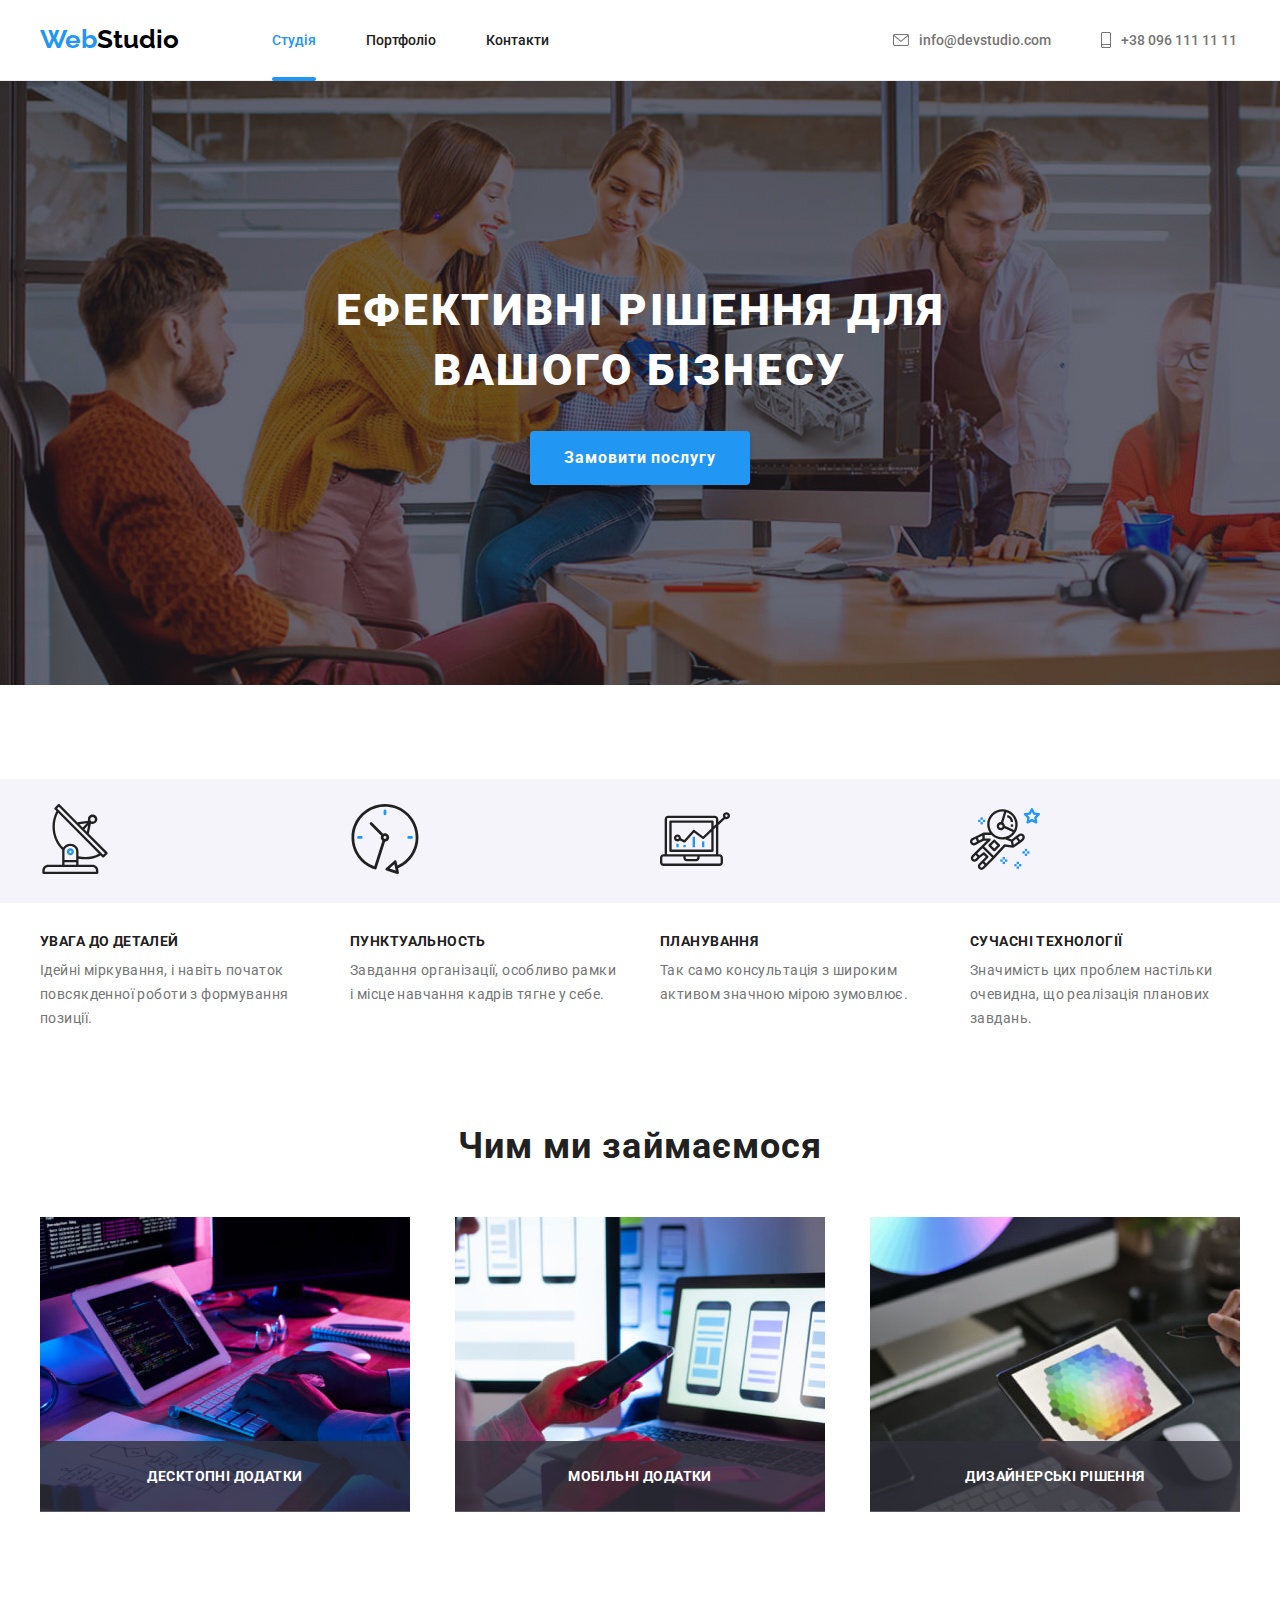
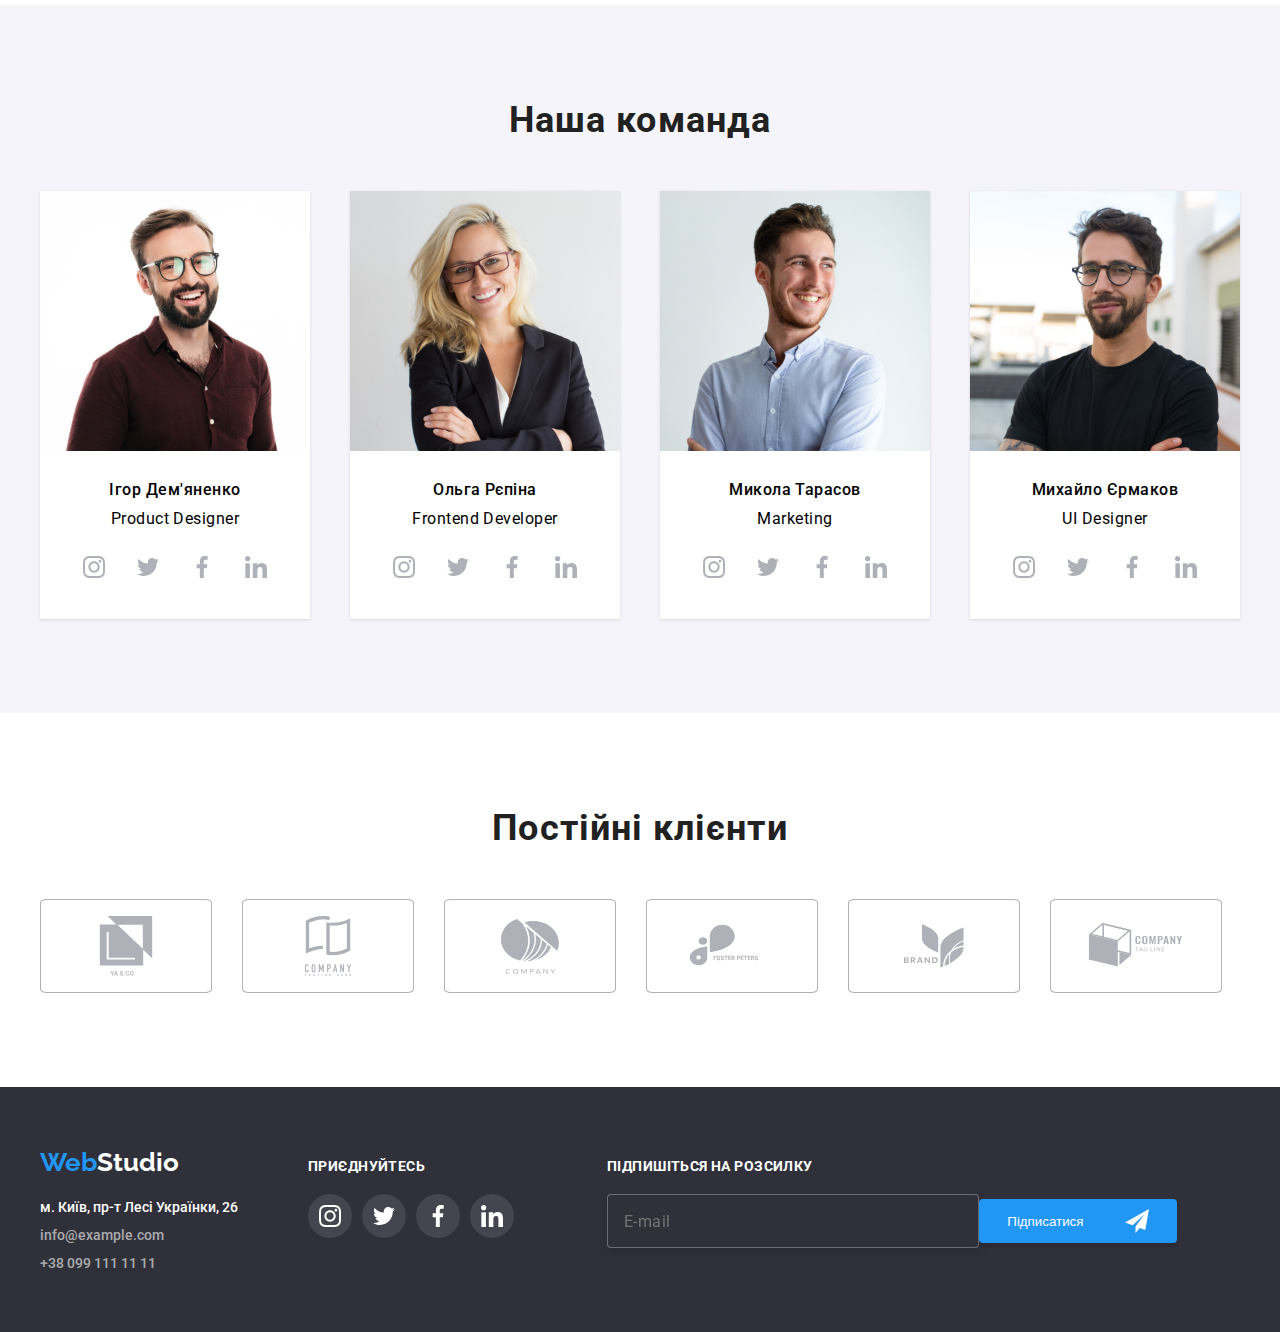
<file: index.html>
<!DOCTYPE html>
<html lang="uk">

<head>
  <meta charset="UTF-8">
  <meta http-equiv="X-UA-Compatible" content="IE=edge">
  <meta name="viewport" content="width=device-width, initial-scale=1.0">
  <link rel="stylesheet" href="https://cdnjs.cloudflare.com/ajax/libs/modern-normalize/1.1.0/modern-normalize.min.css"
    integrity="sha512-wpPYUAdjBVSE4KJnH1VR1HeZfpl1ub8YT/NKx4PuQ5NmX2tKuGu6U/JRp5y+Y8XG2tV+wKQpNHVUX03MfMFn9Q=="
    crossorigin="anonymous" referrerpolicy="no-referrer">
  <link rel="preconnect" href="https://fonts.googleapis.com">
  <link rel="preconnect" href="https://fonts.gstatic.com" crossorigin>
  <link href="https://fonts.googleapis.com/css2?family=Raleway:wght@700&family=Roboto:wght@400;500;700;900&display=swap"
    rel="stylesheet">
  <link rel="stylesheet" href="css/style.css">
  <link rel="stylesheet" href="https://cdnjs.cloudflare.com/ajax/libs/font-awesome/4.7.0/css/font-awesome.min.css">
  <title>Homework6_Webstudio</title>
</head>

<body>
  <header>
    <div class="container header-container">
      <a href="https://google.com" target="_parent" rel="noopener noreferrer nofollow"
        class="link-style-none nav-link"><span class="logo">Web</span><span class="logo-dark">Studio</span></a>
      <div class="header-nav">
        <nav>
          <ul class="list-style-none nav-main">
            <li class="menu-item"><a href="portfolio.html" target="_parent"
                class="link-style-none header-link current">Студія</a></li>
            <li class="menu-item"><a href="portfolio.html" target="_parent" rel="noopener noreferrer nofollow"
                class="link-style-none header-link">Портфоліо</a></li>
            <li class="menu-item"><a href="#" class="link-style-none header-link">Контакти</a></li>
          </ul>
        </nav>
        <ul class="list-style-none nav-main">
          <li class="menu-item phone-link">
            <a href="mailto:info@devstudio.com" class="link-style-none contact-link">
              <svg class="icon-header" width="16" height="12">
                <use href="images/icons.svg#icon-envelope"></use>
              </svg>
              info@devstudio.com</a>
          </li>
          <li class="menu-item phone-link">
            <a href="tel:+380961111111" class="link-style-none contact-link">
              <svg class="icon-header" width="10" height="16">
                <use href="images/icons.svg#icon-smartphone"></use>
              </svg>
              +38 096 111 11 11</a>
          </li>
        </ul>
      </div>
    </div>
  </header>
  <main>
    <section class="hero">
      <div class="container">
        <h1 class="hero-heading">Ефективні рішення для вашого бізнесу</h1>
        <button type="button" class="hero-button" data-modal-open>Замовити послугу</button>
      </div>
    </section>
    <section class="advantages">
      <div class="container">
        <h2 class="visually-hidden">Наші переваги</h2>
        <ul class="list-style-none advantages-list">
          <li class="advantage">
            <div class="icon-container">
              <svg class="advantages-icon">
                <use href="images/icons.svg#icon-antenna"></use>
              </svg>
            </div>
            <h3 class="advantages-heading">Увага до деталей</h3>
            <p class="advantages-description">
              Ідейні міркування, і навіть початок повсякденної роботи з
              формування позиції.
            </p>
          </li>
          <li class="advantage">
            <div class="icon-container">
              <svg class="advantages-icon">
                <use href="images/icons.svg#icon-clock"></use>
              </svg>
            </div>
            <h3 class="advantages-heading">Пунктуальность</h3>
            <p class="advantages-description">
              Завдання організації, особливо рамки і місце навчання кадрів тягне
              у себе.
            </p>
          </li>
          <li class="advantage">
            <div class="icon-container">
              <svg class="advantages-icon">
                <use href="images/icons.svg#icon-diagram"></use>
              </svg>
            </div>
            <h3 class="advantages-heading">Планування</h3>
            <p class="advantages-description">
              Так само консультація з широким активом значною мірою зумовлює.
            </p>
          </li>
          <li class="advantage">
            <div class="icon-container">
              <svg class="advantages-icon">
                <use href="images/icons.svg#icon-astronaut"></use>
              </svg>
            </div>
            <h3 class="advantages-heading">Сучасні технології</h3>
            <p class="advantages-description">
              Значимість цих проблем настільки очевидна, що реалізація планових
              завдань.
            </p>
          </li>
        </ul>
      </div>
    </section>
    <section class="gallery">
      <div class="container">
        <h2 class="section-heading">Чим ми займаємося</h2>
        <ul class="list-style-none gallery-list">
          <li class="project-gallery">
            <img src="images/img-left.jpg" alt="iPad працюэ" width="370">
            <div class="img-container">
              <h3 class="img-heading">Десктопні додатки</h3>
            </div>
          </li>
          <li class="project-gallery">
            <img src="images/img-center.jpg" alt="laptop працюэ" width="370">
            <div class="img-container">
              <h3 class="img-heading">Мобільні додатки</h3>
            </div>
          </li>
          <li class="project-gallery">
            <img src="images/img-right.jpg" alt="iMac працюэ" width="370">
            <div class="img-container">
              <h3 class="img-heading">Дизайнерські рішення</h3>
            </div>
          </li>
        </ul>
      </div>
    </section>
    <section class="team-section">
      <div class="container">
        <h2 class="section-heading">Наша команда</h2>
        <ul class="list-style-none team">
          <li class="team-member">
            <img src="images/product-designer.jpg" alt="Ігор Дем'яненко фото" width="270">
            <h3 class="team-name">Ігор Дем'яненко</h3>
            <p lang="en" class="team-name team-job">Product Designer</p>
            <ul class="list-style-none social-links">
              <li class="social-media-icon">
                <a href="" class="link-style-none sm-link">
                  <svg class="sm-icon">
                    <use href="images/icons.svg#icon-instagram"></use>
                  </svg>
                </a>
              </li>
              <li class="social-media-icon">
                <a href="" class="link-style-none sm-link">
                  <svg class="sm-icon">
                    <use href="images/icons.svg#icon-twitter"></use>
                  </svg>
                </a>
              </li>
              <li class="social-media-icon">
                <a href="" class="link-style-none sm-link">
                  <svg class="sm-icon">
                    <use href="images/icons.svg#icon-facebook"></use>
                  </svg>
                </a>
              </li>
              <li class="social-media-icon">
                <a href="" class="link-style-none sm-link">
                  <svg class="sm-icon">
                    <use href="images/icons.svg#icon-linkedin"></use>
                  </svg>
                </a>
              </li>
            </ul>
          </li>
          <li class="team-member">
            <img src="images/frontend-developer.jpg" alt="Ольга Рєпіна фото" width="270">
            <h3 class="team-name">Ольга Рєпіна</h3>
            <p lang="en" class="team-name team-job">Frontend Developer</p>
            <ul class="list-style-none social-links">
              <li class="social-media-icon">
                <a href="" class="link-style-none sm-link">
                  <svg class="sm-icon">
                    <use href="images/icons.svg#icon-instagram"></use>
                  </svg>
                </a>
              </li>
              <li class="social-media-icon">
                <a href="" class="link-style-none sm-link">
                  <svg class="sm-icon">
                    <use href="images/icons.svg#icon-twitter"></use>
                  </svg>
                </a>
              </li>
              <li class="social-media-icon">
                <a href="" class="link-style-none sm-link">
                  <svg class="sm-icon">
                    <use href="images/icons.svg#icon-facebook"></use>
                  </svg>
                </a>
              </li>
              <li class="social-media-icon">
                <a href="" class="link-style-none sm-link">
                  <svg class="sm-icon">
                    <use href="images/icons.svg#icon-linkedin"></use>
                  </svg>
                </a>
              </li>
            </ul>
          </li>
          <li class="team-member">
            <img src="images/marketing.jpg" alt="Микола Тарасов фото" width="270">
            <h3 class="team-name">Микола Тарасов</h3>
            <p lang="en" class="team-name team-job">Marketing</p>
            <ul class="list-style-none social-links">
              <li class="social-media-icon">
                <a href="" class="link-style-none sm-link">
                  <svg class="sm-icon">
                    <use href="images/icons.svg#icon-instagram"></use>
                  </svg>
                </a>
              </li>
              <li class="social-media-icon">
                <a href="" class="link-style-none sm-link">
                  <svg class="sm-icon">
                    <use href="images/icons.svg#icon-twitter"></use>
                  </svg>
                </a>
              </li>
              <li class="social-media-icon">
                <a href="" class="link-style-none sm-link">
                  <svg class="sm-icon">
                    <use href="images/icons.svg#icon-facebook"></use>
                  </svg>
                </a>
              </li>
              <li class="social-media-icon">
                <a href="" class="link-style-none sm-link">
                  <svg class="sm-icon">
                    <use href="images/icons.svg#icon-linkedin"></use>
                  </svg>
                </a>
              </li>
            </ul>
          </li>
          <li class="team-member">
            <img src="images/ui-designer.jpg" alt="Михайло Єрмаков фото" width="270">
            <h3 class="team-name">Михайло Єрмаков</h3>
            <p lang="en" class="team-name team-job">UI Designer</p>
            <ul class="list-style-none social-links">
              <li class="social-media-icon">
                <a href="" class="link-style-none sm-link">
                  <svg class="sm-icon">
                    <use href="images/icons.svg#icon-instagram"></use>
                  </svg>
                </a>
              </li>
              <li class="social-media-icon">
                <a href="" class="link-style-none sm-link">
                  <svg class="sm-icon">
                    <use href="images/icons.svg#icon-twitter"></use>
                  </svg>
                </a>
              </li>
              <li class="social-media-icon">
                <a href="" class="link-style-none sm-link">
                  <svg class="sm-icon">
                    <use href="images/icons.svg#icon-facebook"></use>
                  </svg>
                </a>
              </li>
              <li class="social-media-icon">
                <a href="" class="link-style-none sm-link">
                  <svg class="sm-icon">
                    <use href="images/icons.svg#icon-linkedin"></use>
                  </svg>
                </a>
              </li>
            </ul>
          </li>
        </ul>
      </div>
    </section>
    <section class="clients-section">
      <div class="container">
        <h2 class="section-heading">Постійні клієнти</h2>
        <ul class="list-style-none clients-list">
          <li class="clients">
            <a href="" class="client-link">
              <svg class="client">
                <use href="images/icons.svg#icon-client_1"></use>
              </svg>
            </a>
          </li>
          <li class="clients">
            <a href="" class="client-link">
              <svg class="client">
                <use href="images/icons.svg#icon-client_2"></use>
              </svg>
            </a>
          </li>
          <li class="clients">
            <a href="" class="client-link">
              <svg class="client">
                <use href="images/icons.svg#icon-client_3"></use>
              </svg>
            </a>
          </li>
          <li class="clients">
            <a href="" class="client-link">
              <svg class="client">
                <use href="images/icons.svg#icon-client_4"></use>
              </svg>
            </a>
          </li>
          <li class="clients">
            <a href="" class="client-link">
              <svg class="client">
                <use href="images/icons.svg#icon-client_5"></use>
              </svg>
            </a>
          </li>
          <li class="clients">
            <a href="" class="client-link">
              <svg class="client">
                <use href="images/icons.svg#icon-client_6"></use>
              </svg>
            </a>
          </li>
        </ul>
      </div>
    </section>
  </main>
  <footer>
    <div class="container footer-container">
      <div>
        <a href="#" class="link-style-none"><span class="logo">Web</span><span class="logo-light">Studio</span></a>
        <address class="footer-address">
          <ul class="list-style-none site-footer">
            <li class="footer-link"><a href="https://goo.gl/maps/CPtrU1FHBa2aNyZL9" target="_blank"
                rel="noopener noreferrer nofollow" class="link-style-none map">м. Київ, пр-т Лесі Українки, 26</a></li>
            <li class="footer-link"><a href="mailto:info@example.com"
                class="link-style-none contacts">info@example.com</a></li>
            <li class="footer-link"><a href="tel:+380991111111" class="link-style-none contacts">+38 099 111 11 11</a>
            </li>
          </ul>
        </address>
      </div>
      <div class="footer-section">
        <p class="sm-footer">приєднуйтесь</p>
        <ul class="list-style-none social-links-footer">
          <li class="social-media-icon">
            <a href="" class="link-style-none sm-link-footer">
              <svg class="sm-icon-footer">
                <use href="images/icons.svg#icon-instagram"></use>
              </svg>
            </a>
          </li>
          <li class="social-media-icon">
            <a href="" class="link-style-none sm-link-footer">
              <svg class="sm-icon-footer">
                <use href="images/icons.svg#icon-twitter"></use>
              </svg>
            </a>
          </li>
          <li class="social-media-icon">
            <a href="" class="link-style-none sm-link-footer">
              <svg class="sm-icon-footer">
                <use href="images/icons.svg#icon-facebook"></use>
              </svg>
            </a>
          </li>
          <li class="social-media-icon">
            <a href="№" class="link-style-none sm-link-footer">
              <svg class="sm-icon-footer">
                <use href="images/icons.svg#icon-linkedin"></use>
              </svg>
            </a>
          </li>
        </ul>
      </div>
      <form method="post" class="join-telegram">
        <p class="newsletter-heading">Підпишіться на розсилку</p>
        <label for="newsletter"></label>
        <div class="newsletter-wrapper">
          <input class="newsletter-input" id="newsletter" name="newsletter-form" type="email" placeholder="E-mail">
          <button type="submit" class="newsletter-btn">
            <span class="btn-text">Підписатися</span>
            <svg width="24" height="24" class="telegram-icon">
              <use href="images/icons.svg#icon-telegram"></use>
            </svg>
          </button>
      </form>
    </div>
    </div>
  </footer>
  <div class="backdrop is-hidden" data-modal>
    <div class="modal">
      <button class="modal-btn" type="button" data-modal-close>
        <svg width="11" height="11">
          <use href="images/icons.svg#icon-close-btn"></use>
        </svg>
      </button>
      <p class="heading-modal">Залиште свої дані, ми вам передзвонимо</p>
      <form method="post">
        <ul>
          <li class="input-list list-style-none">
            <label for="name" class="modal-label">Ім'я</label>
            <div class="input-wrapper">
              <input type="text" id="name" name="user_name" class="input-data" required autofocus>
              <svg class="icon-img" width="18" height="18">
                <use href="images/icons.svg#icon-name"></use>
              </svg>
            </div>
          </li>
          <li class="input-list list-style-none">
            <label for="phone" class="modal-label">Телефон</label>
            <div class="input-wrapper">
              <input type="tel" id="phone" name="user_phone" class="input-data" required>
              <svg class="icon-img" width="18" height="18">
                <use href="images/icons.svg#icon-phone"></use>
              </svg>
            </div>
          </li>
          <li class="input-list list-style-none">
            <label for="mail" class="modal-label">Пошта</label>
            <div class="input-wrapper">
              <input type="email" id="mail" name="user_email" class="input-data" required>
              <svg class="icon-img" width="18" height="18">
                <use href="images/icons.svg#icon-email"></use>
              </svg>
            </div>
          </li>
          <li class="input-list list-style-none">
            <label for="msg" class="modal-label">Коментар</label>
            <textarea id="msg" name="user_message" class="input-data comment" placeholder="Введіть текст"></textarea>
          </li>
        </ul>
        <div class="checkbox">
          <input type="checkbox" name="term-checkbox" class="terms-checked" required>
          <p class="terms">Погоджуюся з розсилкою та приймаю <a href="" class="link-style-none terms-link">Умови
              договору</a></p>
        </div>
        <button type="submit" class="send-form-btn">Відправити</button>
      </form>
    </div>
  </div>
  <script src="js/modal.js"></script>
</body>

</html>
</file>
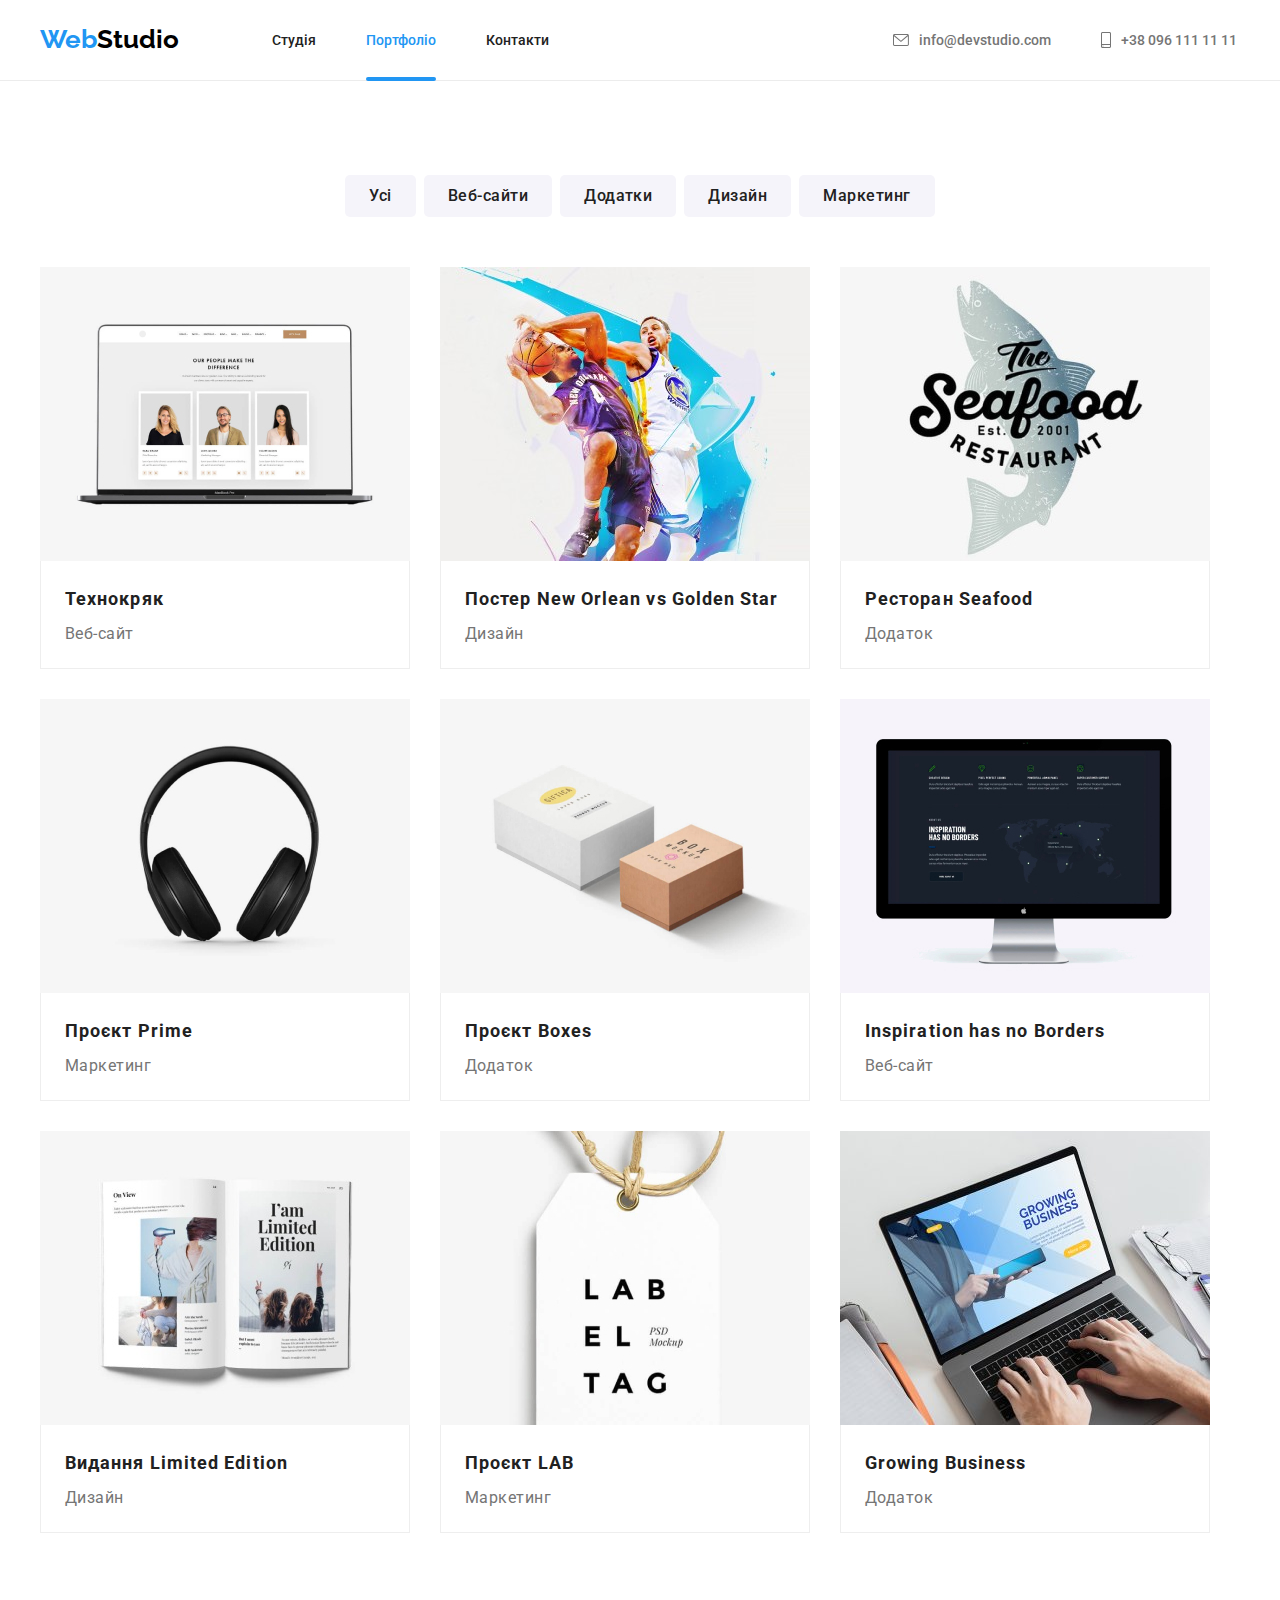
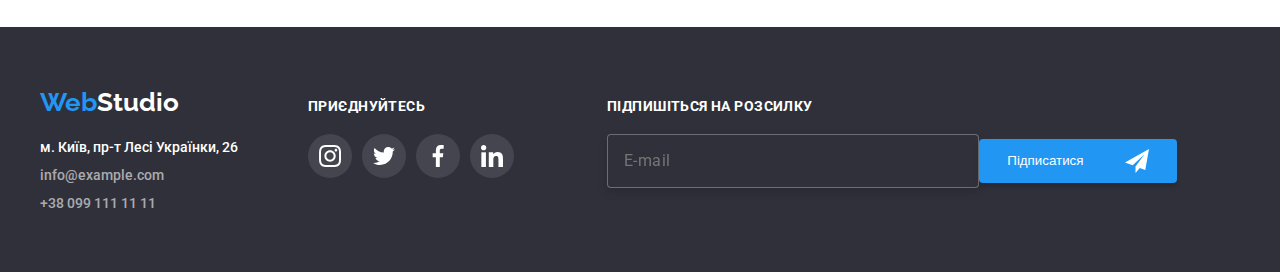
<file: portfolio.html>
<!DOCTYPE html>
<html lang="uk">

<head>
  <meta charset="UTF-8">
  <meta http-equiv="X-UA-Compatible" content="IE=edge">
  <meta name="viewport" content="width=device-width, initial-scale=1.0">
  <link rel="stylesheet" href="https://cdnjs.cloudflare.com/ajax/libs/modern-normalize/1.1.0/modern-normalize.min.css"
    integrity="sha512-wpPYUAdjBVSE4KJnH1VR1HeZfpl1ub8YT/NKx4PuQ5NmX2tKuGu6U/JRp5y+Y8XG2tV+wKQpNHVUX03MfMFn9Q=="
    crossorigin="anonymous" referrerpolicy="no-referrer">
  <link rel="preconnect" href="https://fonts.googleapis.com">
  <link rel="preconnect" href="https://fonts.gstatic.com" crossorigin>
  <link href="https://fonts.googleapis.com/css2?family=Raleway:wght@700&family=Roboto:wght@400;500;700;900&display=swap"
    rel="stylesheet">
  <link rel="stylesheet" href="css/style.css">
  <title>Portfolio</title>
</head>

<body>
  <header>
    <div class="container header-container">
      <a href="index.html" target="_parent" rel="noopener noreferrer nofollow" class="link-style-none nav-link"><span
          class="logo">Web</span><span class="logo-dark">Studio</span></a>
      <div class="header-nav">
        <nav>
          <ul class="list-style-none nav-main">
            <li class="menu-item"><a href="index.html" target="_parent" class="link-style-none header-link">Студія</a>
            </li>
            <li class="menu-item"><a href="portfolio.html" target="_parent" rel="noopener noreferrer nofollow"
                class="link-style-none header-link current">Портфоліо</a></li>
            <li class="menu-item"><a href="#" class="link-style-none header-link">Контакти</a></li>
          </ul>
        </nav>
        <ul class="list-style-none nav-main">
          <li class="menu-item phone-link">
            <a href="mailto:info@devstudio.com" class="link-style-none contact-link">
              <svg class="icon-header" width="16" height="12">
                <use href="images/icons.svg#icon-envelope"></use>
              </svg>
              info@devstudio.com</a>
          </li>
          <li class="menu-item phone-link">
            <a href="tel:+380961111111" class="link-style-none contact-link">
              <svg class="icon-header" width="10" height="16">
                <use href="images/icons.svg#icon-smartphone"></use>
              </svg>
              +38 096 111 11 11</a>
          </li>
        </ul>
      </div>
    </div>
  </header>
  <main>
    <section class="portfolio">
      <div class="container">
        <h1 class="visually-hidden">Portfolio</h1>
        <ul class="gallery-nav list-style-none">
          <li class="filter"><button type="button" class="filter-button">Усі</button></li>
          <li class="filter"><button type="button" class="filter-button">Веб-сайти</button></li>
          <li class="filter"><button type="button" class="filter-button">Додатки</button></li>
          <li class="filter"><button type="button" class="filter-button">Дизайн</button></li>
          <li class="filter"><button type="button" class="filter-button">Маркетинг</button></li>
        </ul>
        <ul class="portfolio-nav list-style-none">
          <li class="gallery-images">
            <a href="#" class="link-style-none img-link">
              <div class="card-container">
                <img src="images/portfolio-1.jpg" alt="веб-сайт Технокряк" width="370">
                <div class="overlay">Ресурс пропонує комплексні пропозиції з різним рівнем функціоналу та сервісів. Все
                  це дозволить відвідувачу отримати вичерпні відомості про компанію чи приватну особу.</div>
              </div>
              <div class="gallery-border">
                <h2 class="gallery-heading">Технокряк</h2>
                <p class="gallery-item-name">Веб-сайт</p>
              </div>
            </a>
          </li>
          <li class="gallery-images">
            <a href="#" class="link-style-none img-link">
              <div class="card-container">
                <img src="images/portfolio-2.jpg" alt="Постер New Orlean vs Golden Star" width="370">
                <div class="overlay">Ресурс пропонує комплексні пропозиції з різним рівнем функціоналу та сервісів. Все
                  це дозволить відвідувачу отримати вичерпні відомості про компанію чи приватну особу.</div>
              </div>
              <div class="gallery-border">
                <h2 class="gallery-heading">Постер New Orlean vs Golden Star</h2>
                <p class="gallery-item-name">Дизайн</p>
              </div>
            </a>
          </li>
          <li class="gallery-images">
            <a href="#" class="link-style-none img-link">
              <div class="card-container">
                <img src="images/portfolio-3.jpg" alt="Ресторан Seafood" width="370">
                <div class="overlay">Ресурс пропонує комплексні пропозиції з різним рівнем функціоналу та сервісів. Все
                  це дозволить відвідувачу отримати вичерпні відомості про компанію чи приватну особу.</div>
              </div>
              <div class="gallery-border">
                <h2 class="gallery-heading">Ресторан Seafood</h2>
                <p class="gallery-item-name">Додаток</p>
              </div>
            </a>
          </li>
          <li class="gallery-images">
            <a href="#" class="link-style-none img-link">
              <div class="card-container">
                <img src="images/portfolio-4.jpg" alt="Проєкт Prime" width="370">
                <div class="overlay">Ресурс пропонує комплексні пропозиції з різним рівнем функціоналу та сервісів. Все
                  це дозволить відвідувачу отримати вичерпні відомості про компанію чи приватну особу.</div>
              </div>
              <div class="gallery-border">
                <h2 class="gallery-heading">Проєкт Prime</h2>
                <p class="gallery-item-name">Маркетинг</p>
              </div>
            </a>
          </li>
          <li class="gallery-images">
            <a href="#" class="link-style-none img-link">
              <div class="card-container">
                <img src="images/portfolio-5.jpg" alt="Проєкт Boxes" width="370">
                <div class="overlay">Ресурс пропонує комплексні пропозиції з різним рівнем функціоналу та сервісів. Все
                  це дозволить відвідувачу отримати вичерпні відомості про компанію чи приватну особу.</div>
              </div>
              <div class="gallery-border">
                <h2 class="gallery-heading">Проєкт Boxes</h2>
                <p class="gallery-item-name">Додаток</p>
              </div>
            </a>
          </li>
          <li class="gallery-images">
            <a href="#" class="link-style-none img-link">
              <div class="card-container">
                <img src="images/portfolio-6.jpg" alt="веб-сайт Inspiration has no Borders" width="370">
                <div class="overlay">Ресурс пропонує комплексні пропозиції з різним рівнем функціоналу та сервісів. Все
                  це дозволить відвідувачу отримати вичерпні відомості про компанію чи приватну особу.</div>
              </div>
              <div class="gallery-border">
                <h2 class="gallery-heading">Inspiration has no Borders</h2>
                <p class="gallery-item-name">Веб-сайт</p>
              </div>
            </a>
          </li>
          <li class="gallery-images">
            <a href="#" class="link-style-none img-link">
              <div class="card-container">
                <img src="images/portfolio-7.jpg" alt="Видання Limited Edition" width="370">
                <div class="overlay">Ресурс пропонує комплексні пропозиції з різним рівнем функціоналу та сервісів. Все
                  це дозволить відвідувачу отримати вичерпні відомості про компанію чи приватну особу.</div>
              </div>
              <div class="gallery-border">
                <h2 class="gallery-heading">Видання Limited Edition</h2>
                <p class="gallery-item-name">Дизайн</p>
              </div>
            </a>
          </li>
          <li class="gallery-images">
            <a href="#" class="link-style-none img-link">
              <div class="card-container">
                <img src="images/portfolio-8.jpg" alt="Проєкт LAB" width="370">
                <div class="overlay">Ресурс пропонує комплексні пропозиції з різним рівнем функціоналу та сервісів. Все
                  це дозволить відвідувачу отримати вичерпні відомості про компанію чи приватну особу.</div>
              </div>
              <div class="gallery-border">
                <h2 class="gallery-heading">Проєкт LAB</h2>
                <p class="gallery-item-name">Маркетинг</p>
              </div>
            </a>
          </li>
          <li class="gallery-images">
            <a href="#" class="link-style-none img-link">
              <div class="card-container">
                <img src="images/portfolio-9.jpg" alt="додаток Growing Business" width="370">
                <div class="overlay">Ресурс пропонує комплексні пропозиції з різним рівнем функціоналу та сервісів. Все
                  це дозволить відвідувачу отримати вичерпні відомості про компанію чи приватну особу.</div>
              </div>
              <div class="gallery-border">
                <h2 class="gallery-heading">Growing Business</h2>
                <p class="gallery-item-name">Додаток</p>
              </div>
            </a>
          </li>
        </ul>
      </div>
    </section>
  </main>
  <footer>
    <div class="container footer-container">
      <div>
        <a href="#" class="link-style-none"><span class="logo">Web</span><span class="logo-light">Studio</span></a>
        <address class="footer-address">
          <ul class="list-style-none site-footer">
            <li class="footer-link"><a href="https://goo.gl/maps/CPtrU1FHBa2aNyZL9" target="_blank"
                rel="noopener noreferrer nofollow" class="link-style-none map">м. Київ, пр-т Лесі Українки, 26</a></li>
            <li class="footer-link"><a href="mailto:info@example.com"
                class="link-style-none contacts">info@example.com</a></li>
            <li class="footer-link"><a href="tel:+380991111111" class="link-style-none contacts">+38 099 111 11 11</a>
            </li>
          </ul>
        </address>
      </div>
      <div class="footer-section">
        <p class="sm-footer">приєднуйтесь</p>
        <ul class="list-style-none social-links-footer">
          <li class="social-media-icon">
            <a href="" class="link-style-none sm-link-footer">
              <svg class="sm-icon-footer">
                <use href="images/icons.svg#icon-instagram"></use>
              </svg>
            </a>
          </li>
          <li class="social-media-icon">
            <a href="" class="link-style-none sm-link-footer">
              <svg class="sm-icon-footer">
                <use href="images/icons.svg#icon-twitter"></use>
              </svg>
            </a>
          </li>
          <li class="social-media-icon">
            <a href="" class="link-style-none sm-link-footer">
              <svg class="sm-icon-footer">
                <use href="images/icons.svg#icon-facebook"></use>
              </svg>
            </a>
          </li>
          <li class="social-media-icon">
            <a href="№" class="link-style-none sm-link-footer">
              <svg class="sm-icon-footer">
                <use href="images/icons.svg#icon-linkedin"></use>
              </svg>
            </a>
          </li>
        </ul>
      </div>
      <form method="post" class="join-telegram">
        <p class="newsletter-heading">Підпишіться на розсилку</p>
        <label for="newsletter"></label>
        <div class="newsletter-wrapper">
          <input class="newsletter-input" id="newsletter" name="newsletter-form" type="email" placeholder="E-mail">
          <button type="submit" class="newsletter-btn">
            <span class="btn-text">Підписатися</span>
            <svg width="24" height="24" class="telegram-icon">
              <use href="images/icons.svg#icon-telegram"></use>
            </svg>
          </button>
        </div>
      </form>
    </div>
  </footer>
</body>

</html>
</file>
<file: css/style.css>
body {
    font-family: 'Roboto', sans-serif;
    background-color: var(--main-color);
    margin: 0;
}

:root {
    --footer-color: #2F303A;
    --bright-color: #2196F3;
    --logo-color-dark: #000000;
    --main-color: #FFFFFF;
    --heading-color: #212121;
    --text-color: #757575;
    --bg-color: #F5F4FA;
    --footer-contacts-color: rgba(255, 255, 255, 0.6);
    --hover-color: #188CE8;
    --header-border: #ECECEC;
    --img-border: #EEEEEE;
}

h1,
h2,
h3,
h4,
h5,
h6,
p,
ul,
p,
a {
    margin: 0;
    padding: 0;
}

img {
    display: block;
    max-width: 100%;
    height: auto;
}

.list-style-none {
    list-style: none;
}

.link-style-none {
    text-decoration: none;
    font-size: 14px;
    font-weight: 500;
    line-height: 1.17;
}

.nav-link {
    color: var(--heading-color);
    transition: color 250ms cubic-bezier(0.4, 0, 0.2, 1);
    margin-right: 93px;
    padding-top: 24px;
    padding-bottom: 25px;
}

.header-link {
    color: var(--heading-color);
    transition: color 250ms cubic-bezier(0.4, 0, 0.2, 1);
    padding-top: 32px;
    padding-bottom: 32px;
}

.header-link:hover,
.header-link:focus {
    color: var(--bright-color);
}

nav {
    margin-right: 344px;
}

.logo {
    color: var(--bright-color);
    font-family: 'Raleway', sans-serif;
    font-size: 26px;
    font-weight: 700;
}

.logo-dark {
    color: var(--logo-color-dark);
    font-family: 'Raleway', sans-serif;
    font-size: 26px;
    font-weight: 700;
}

.logo-light {
    color: var(--main-color);
    font-family: 'Raleway', sans-serif;
    font-size: 26px;
    font-weight: 700;
}

.contact-link {
    display: flex;
    align-items: center;
    color: var(--text-color);
    transition: color 250ms cubic-bezier(0.4, 0, 0.2, 1);
    padding-top: 32px;
    padding-bottom: 32px;
}

.phone-link:hover .contact-link,
.phone-link:focus .contact-link {
    color: var(--bright-color);
}

.container {
    width: 1200px;
    padding-left: 15px;
    padding-right: 15px;
    margin: 0 auto;
}

.header-container {
    display: flex;
    align-items: center;
}

.header-nav {
    display: flex;
}

.nav-main {
    display: flex;
    justify-content: flex-start;
}

.menu-item:not(:last-child) {
    margin-right: 50px;
}

.menu-item {
    display: flex;
    align-items: center;
}

.phone-link {
    min-width: 142px;
}

.icon-header {
    fill: var(--text-color);
    transition: fill 250ms cubic-bezier(0.4, 0, 0.2, 1);
    margin-right: 10px;
}

.contact-link:hover .icon-header,
.contact-link:focus .icon-header {
    fill: var(--bright-color);
}

.hero {
    max-width: 1600px;
    background-image: linear-gradient(rgba(47, 48, 58, 0.4), rgba(47, 48, 58, 0.4)), url(../images/hero-bg.png);
    background-repeat: no-repeat;
    background-size: cover;
    padding-top: 200px;
    padding-bottom: 200px;
    margin: 0 auto;
}

.hero-heading {
    font-weight: 900;
    font-size: 44px;
    line-height: 1.36;
    letter-spacing: 0.06em;
    color: var(--main-color);
    text-align: center;
    text-transform: uppercase;
    max-width: 696px;
    margin: 0 auto 30px;
}

.hero-button {
    color: var(--main-color);
    background-color: var(--bright-color);
    transition: background-color 250ms cubic-bezier(0.4, 0, 0.2, 1);
    cursor: pointer;
    box-shadow: 0px 4px 4px rgba(0, 0, 0, 0.15);
    border-radius: 4px;
    border-color: transparent;
    font-family: 'Roboto', sans-serif;
    font-size: 16px;
    font-weight: 700;
    line-height: 1.88;
    letter-spacing: 0.06em;
    display: block;
    margin: 0 auto;
    padding: 10px 32px;
}

.hero-button:hover,
.hero-button:focus {
    background-color: var(--hover-color);
}

.visually-hidden {
    position: absolute;
    white-space: nowrap;
    width: 1px;
    height: 1px;
    overflow: hidden;
    border: 0;
    padding: 0;
    clip: rect(0 0 0 0);
    clip-path: inset(50%);
    margin: -1px;
}

.advantages {
    padding-top: 94px;
    padding-bottom: 94px;
}

.advantages-list {
    display: flex;
    justify-content: space-between;
    align-items: flex-start;
}

.advantage {
    display: flex;
    flex-direction: column;
    align-items: center;
    width: 270px;
}

.advantages-icon {
    width: 70px;
    height: 70px;
}

.icon-container {
    width: 270px;
    background: var(--bg-color);
    padding: 25px 100px;
    margin-bottom: 30px;
}

.advantages-heading {
    font-size: 14px;
    font-weight: 700;
    letter-spacing: 0.03em;
    line-height: 1.17;
    text-transform: uppercase;
    color: var(--heading-color);
    margin-bottom: 10px;
    align-self: flex-start;
}

.advantages-description {
    font-size: 14px;
    line-height: 1.71;
    letter-spacing: 0.03em;
    color: var(--text-color);
    align-self: flex-start;
}

.gallery {
    margin: 0 auto;
    padding-bottom: 94px;
}

.gallery-list {
    display: flex;
    align-items: center;
    justify-content: space-between;
}

.project-gallery {
    display: flex;
    flex-direction: column;
    position: relative;
}

.project-gallery:not(:last-child) {
    margin-right: 30px;
}

.img-heading {
    font-size: 14px;
    font-weight: 700;
    letter-spacing: 0.03em;
    line-height: 1.17;
    text-transform: uppercase;
    color: var(--main-color);
    margin: 27px auto;
    text-align: center;
}

.img-container {
    width: 100%;
    background-color: rgba(47, 48, 58, 0.8);
    position: absolute;
    top: 224px;
}

.team-section {
    background-color: var(--bg-color);
    margin: 0 auto;
    padding-top: 94px;
    padding-bottom: 94px;
}

.team {
    display: flex;
    justify-content: space-between;
    margin: 0 auto;
}

.team-member {
    background-color: var(--main-color);
    box-shadow: 0px 2px 1px 0px #00000033;
    box-shadow: 0px 1px 1px 0px #00000024;
    box-shadow: 0px 1px 3px 0px #0000001F;
}

.team-name {
    font-size: 16px;
    font-weight: 500;
    line-height: 1.17;
    letter-spacing: 0.03em;
    text-align: center;
    margin-top: 30px;
    margin-bottom: 10px;
}

.team-job {
    font-weight: normal;
    margin-top: 0;
    margin-bottom: 16px;
}

.social-links {
    display: flex;
    align-items: center;
    justify-content: center;
    margin-bottom: 30px;
}

.social-media-icon {
    display: flex;
    align-items: center;
    justify-content: center;
    border-radius: 50%;
    border-color: transparent;
    color: var(--main-color);
}

.social-media-icon:not(:last-child) {
    margin-right: 10px;
}

.sm-link {
    width: 44px;
    height: 44px;
    background-color: var(--main-color);
    transition: background-color 250ms cubic-bezier(0.4, 0, 0.2, 1);
    border-radius: 50%;
    display: flex;
    align-items: center;
    justify-content: center;
}

.sm-link:hover,
.sm-link:focus {
    background-color: var(--bright-color);
}

.sm-icon {
    width: 22px;
    height: 22px;
    fill: rgba(175, 177, 184, 1);
    transition: fill 250ms cubic-bezier(0.4, 0, 0.2, 1);
}

.sm-link:hover .sm-icon,
.sm-link:focus .sm-icon {
    fill: var(--main-color);
}

.clients-section {
    margin: 0 auto;
    padding-top: 94px;
    padding-bottom: 94px;
}

.clients-list {
    display: flex;
}

.client-link {
    display: flex;
    justify-content: center;
    align-items: center;
    width: 170px;
    height: 92px;
}

.clients {
    width: 170px;
    height: 92px;
    border: 1px solid #AFB1B8;
    transition: border-color 250ms cubic-bezier(0.4, 0, 0.2, 1);
    background-color: rgba(255, 255, 255, 0.1);
    border-radius: 4%;
}

.clients:not(:last-child) {
    margin-right: 30px;
}

.client {
    width: 106px;
    height: 60px;
    fill: rgba(175, 177, 184, 1);
    transition: fill 250ms cubic-bezier(0.4, 0, 0.2, 1);
}

.client-link:hover .client,
.client-link:focus .client {
    fill: var(--bright-color);
}

.clients:hover {
    border-color: var(--bright-color);
}

footer {
    background-color: var(--footer-color);
    padding-top: 60px;
    padding-bottom: 60px;
}

.footer-address {
    font-style: normal;
    margin-top: 20px;
}

.contacts {
    color: var(--footer-contacts-color);
}

.nav-link:hover,
.nav-link:focus,
.contact-link:hover,
.contact-link:focus {
    color: var(--bright-color);
}

.map {
    color: var(--main-color);
    padding-bottom: 9px;
}

.footer-link:not(:last-child) {
    margin-bottom: 9px;
}

.footer-container {
    display: flex;
    align-items: baseline;
}

.footer-section {
    margin-left: 70px;
}

.sm-footer {
    text-transform: uppercase;
    font-size: 14px;
    line-height: 1.17;
    letter-spacing: 0.03em;
    color: var(--main-color);
    font-weight: 700;
    margin-bottom: 20px;
}

.social-links-footer {
    display: flex;
    width: 206px;
}

.sm-link-footer {
    width: 44px;
    height: 44px;
    background-color: rgba(255, 255, 255, 0.1);
    transition: background-color 250ms cubic-bezier(0.4, 0, 0.2, 1);
    border-radius: 50%;
    display: flex;
    align-items: center;
    justify-content: center;
}

.sm-link-footer:hover,
.sm-link-footer:focus {
    background-color: var(--bright-color);
}

.sm-icon-footer {
    fill: var(--main-color);
    width: 22px;
    height: 22px;
}

.join-telegram {
    width: 570px;
    margin-left: 93px;
}

.newsletter-heading {
    text-transform: uppercase;
    font-family: 'Roboto', sans-serif;
    font-weight: 700;
    font-size: 14px;
    line-height: 1.17;
    letter-spacing: 0.03em;
    color: var(--main-color);
    margin-bottom: 20px;
}

.newsletter-wrapper {
    display: flex;
    justify-content: space-between;
    align-items: center;
}

.newsletter-input {
    width: 358px;
    height: 50px;
    font-family: 'Roboto', sans-serif;
    font-weight: 400;
    font-size: 16px;
    line-height: 1.25;
    letter-spacing: 0.03em;
    background-color: var(--footer-color);
    color: rgba(255, 255, 255, 0.3);
    border: 1px solid rgba(255, 255, 255, 0.3);
    filter: drop-shadow(0px 4px 4px rgba(0, 0, 0, 0.15));
    border-radius: 4px;
    padding-left: 16px;
}

.newsletter-btn {
    width: 200px;
    padding: 10px 28px;
    position: relative;
    display: flex;
    justify-content: space-between;
    align-items: center;
    color: var(--main-color);
    background-color: var(--bright-color);
    box-shadow: 0px 4px 4px rgba(0, 0, 0, 0.15);
    border-radius: 4px;
    border: transparent;
    cursor: pointer;
}

.telegram-icon {
    fill: var(--main-color);
}

.portfolio {
    display: flex;
    padding-top: 94px;
    padding-bottom: 94px;
}

header {
    border-bottom: 1px solid var(--header-border);
}

.gallery-nav {
    display: flex;
    margin-bottom: 50px;
    gap: 8px;
    justify-content: center;
}

.filter-button {
    color: var(--heading-color);
    background-color: var(--bg-color);
    border-color: transparent;
    border-radius: 5px;
    cursor: pointer;
    padding: 6px 22px;
    text-align: center;
    font-family: 'Roboto', sans-serif;
    font-size: 16px;
    font-weight: 500;
    letter-spacing: 0.03em;
    line-height: 1.63;
    transition: color 250ms cubic-bezier(0.4, 0, 0.2, 1), background-color 250ms cubic-bezier(0.4, 0, 0.2, 1);
}

.filter-button:hover,
.filter-button:focus {
    color: var(--main-color);
    background-color: var(--bright-color);
    transition: box-shadow 250ms cubic-bezier(0.4, 0, 0.2, 1);
    box-shadow: 0px 3px 1px rgba(0, 0, 0, 0.1),
        0px 1px 2px rgba(0, 0, 0, 0.08),
        0px 2px 2px rgba(0, 0, 0, 0.12);
    border-radius: 4px;
}

.portfolio-nav {
    display: flex;
    gap: 30px;
    flex-wrap: wrap;
}

.gallery-images {
    margin-left: 0;
    box-sizing: border-box;
}

.img-link {
    display: flex;
    flex-direction: column;
    position: relative;
}

.card-container {
    display: flex;
    flex-direction: column;
    width: 370px;
    position: relative;
    overflow: hidden;
}

.overlay {
    position: absolute;
    top: 0;
    left: 0;
    background-color: rgba(33, 150, 243, 0.9);
    font-family: 'Roboto', sans-serif;
    font-size: 18px;
    font-weight: 400;
    line-height: 1.56;
    letter-spacing: 0.03em;
    text-align: left;
    color: var(--main-color);
    padding: 63px 24px;
    transform: translateY(100%);
    transition: transform 250ms cubic-bezier(0.4, 0, 0.2, 1);
}

.img-link:hover .overlay {
    transform: translateY(0);
    transition: transform 250ms cubic-bezier(0.4, 0, 0.2, 1);
}

.heading-modal {
    font-family: 'Roboto', sans-serif;
    font-weight: 700;
    font-size: 20px;
    line-height: 1.17;
    letter-spacing: 0.03em;
    text-align: center;
    color: var(--heading-color);
    margin-bottom: 12px;
}

.modal-label {
    color: var(--text-color);
    font-family: 'Roboto', sans-serif;
    font-size: 12px;
    font-weight: 400;
    line-height: 1.17;
    letter-spacing: 0.01em;
    text-align: left;
    margin-bottom: 4px;
}

.input-list {
    display: flex;
    flex-direction: column;
    align-items: flex-start;
    justify-items: flex-start;
}

.input-list:not(:last-child) {
    margin-bottom: 10px;
}

.input-data {
    width: 448px;
    height: 40px;
    border: 1px solid rgba(33, 33, 33, 0.2);
    border-radius: 4px;
    padding-left: 42px;
    color: var(--text-color);
    font-family: 'Roboto', sans-serif;
    font-size: 12px;
    font-weight: 400;
    line-height: 1.17;
    letter-spacing: 0.01em;
    text-align: left;
}

.input-data::placeholder {
    color: rgba(117, 117, 117, 0.5);
}

.input-data:required:focus:not(:placeholder-shown),
.comment:focus {
    outline-color: var(--bright-color);
}

.input-wrapper {
    position: relative;
}

.icon-img {
    position: absolute;
    top: 50%;
    left: 12px;
    transform: translateY(-50%);
    fill: #000000;
}

.input-data:focus+.icon-img {
    fill: var(--bright-color);
}

.input-list:last-child .input-data {
    height: 120px;
    margin-bottom: 20px;
}

.comment {
    padding: 12px 16px;
    resize: none;
}

.checkbox {
    display: flex;
    justify-content: space-evenly;
    align-items: center;
    margin: 20px auto 30px;
}

.terms {
    font-family: 'Roboto', sans-serif;
    font-size: 14px;
    font-weight: 400;
    line-height: 1.71;
    letter-spacing: 0.03em;
    margin-left: 8px;
    color: var(--text-color);
}

.terms-checked {
    width: 16px;
    height: 15px;
    filter: drop-shadow(0px 4px 4px rgba(0, 0, 0, 0.25));
}

.terms-checked:focus {
    outline-offset: 0;
    background: var(--heading-color);
    border: 1px solid #000000;
}

.terms-link {
    color: var(--bright-color);
    text-decoration: underline;
}

.send-form-btn {
    display: block;
    padding: 10px 52px;
    color: var(--main-color);
    font-size: 16px;
    font-weight: 700;
    letter-spacing: 0.06em;
    line-height: 1.88;
    background-color: var(--bright-color);
    margin: 30px auto 0;
    border: transparent;
    border-radius: 4px;
    filter: drop-shadow(0px 4px 4px rgba(0, 0, 0, 0.25));
}

.gallery-images:hover a,
.gallery-images:focus a {
    display: block;
    transition: box-shadow 250ms cubic-bezier(0.4, 0, 0.2, 1);
    box-shadow: 0px 1px 1px rgba(0, 0, 0, 0.12),
        0px 4px 4px rgba(0, 0, 0, 0.06),
        1px 4px 6px rgba(0, 0, 0, 0.16);
}

.gallery-border {
    padding: 20px 24px;
    border: 1px solid var(--img-border);
    border-top: none;
}

.gallery-heading {
    font-size: 18px;
    font-weight: 700;
    line-height: 2;
    letter-spacing: 0.06em;
    color: var(--heading-color);
    margin-bottom: 4px;
}

.gallery-item-name {
    font-size: 16px;
    line-height: 1.67;
    letter-spacing: 0.03em;
    font-weight: 400;
    color: var(--text-color);
}

.section-heading {
    color: var(--heading-color);
    font-size: 36px;
    font-weight: 1.17;
    font-weight: 700;
    letter-spacing: 0.03em;
    text-align: center;
    margin-top: 0;
    margin-bottom: 50px;
}

.backdrop {
    position: fixed;
    top: 0px;
    left: 0px;
    width: 100%;
    height: 100%;
    background-color: rgba(0, 0, 0, 0.1);
    transition: opacity 250ms cubic-bezier(0.4, 0, 0.2, 1), visibility 250ms cubic-bezier(0.4, 0, 0.2, 1);
}

.modal {
    width: 528px;
    background-color: var(--main-color);
    border-radius: 4px;
    position: absolute;
    padding: 40px;
    top: 50%;
    left: 50%;
    transform: translate(-50%, -50%);
    box-shadow: 0px 1px 3px rgba(0, 0, 0, 0.12),
        0px 1px 1px rgba(0, 0, 0, 0.14),
        0px 2px 1px rgba(0, 0, 0, 0.2);
}

.modal-btn {
    display: flex;
    align-items: center;
    justify-content: center;
    width: 30px;
    height: 30px;
    border-radius: 50%;
    border-color: rgba(0, 0, 0, 0.1);
    background-color: transparent;
    cursor: pointer;
    padding: 0;
    position: absolute;
    top: 8px;
    right: 8px;
    transition: fill 250ms cubic-bezier(0.4, 0, 0.2, 1);
}

.modal-btn:hover {
    fill: var(--bright-color);
}

.backdrop.is-hidden {
    opacity: 0;
    visibility: hidden;
    pointer-events: none;
}

.header-link.current {
    color: var(--bright-color);
    position: relative;
}

.current::after {
    content: '';
    background: var(--bright-color);
    border-radius: 2px;
    height: 4px;
    width: 100%;
    position: absolute;
    bottom: -1px;
    left: 0px;
}
</file>
